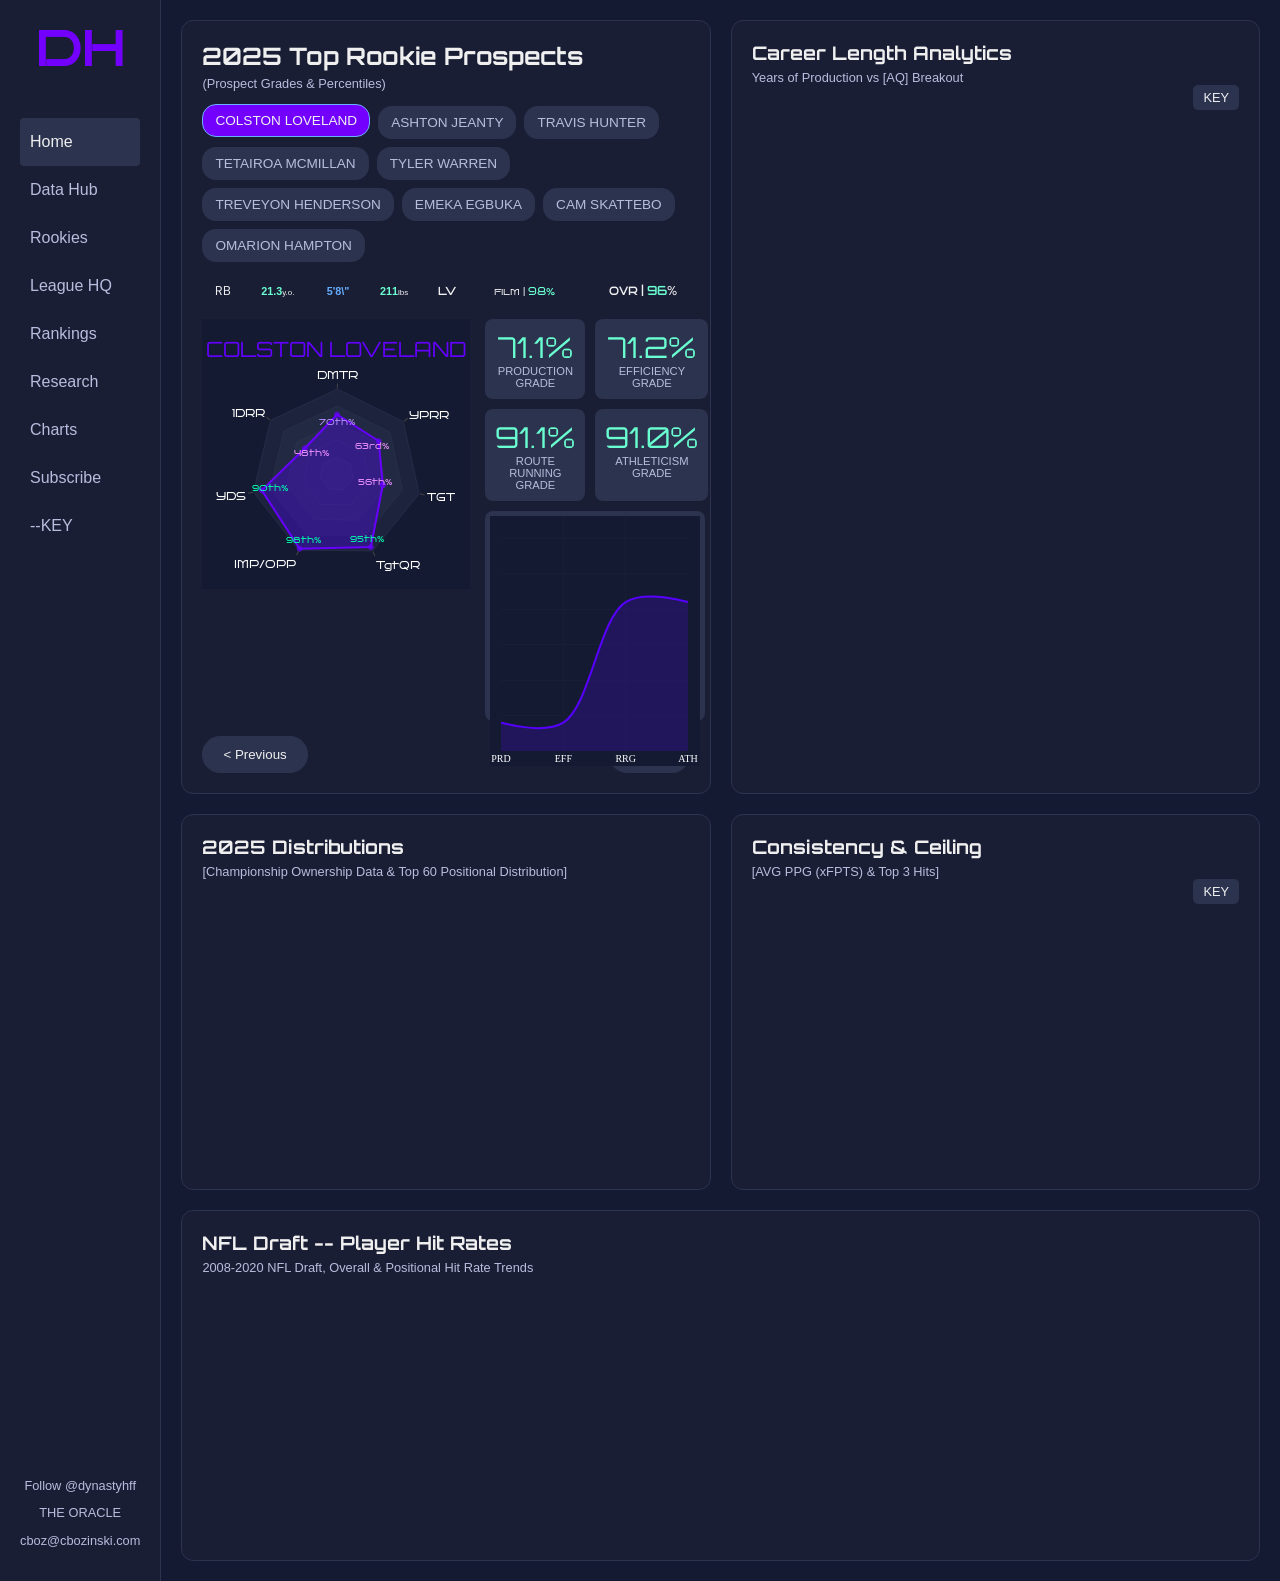
<file: dynastyhub-home-rebuild/code/index.html>
<!DOCTYPE html>
<html lang="en">
<head>
    <meta charset="UTF-8">
    <meta name="viewport" content="width=device-width, initial-scale=1.0">
    <title>Dynasty Hub Home</title>
    <link rel="stylesheet" href="styles.css">
    <script src="https://cdn.plot.ly/plotly-latest.min.js"></script>
    <link href="https://fonts.googleapis.com/css2?family=Orbitron:wght@400;600;800&family=Bruno+Ace&family=Syncopate:wght@400;700&family=DM+Sans&family=Quicksand&display=swap" rel="stylesheet">
</head>
<body>
    <div class="container">
        <nav class="sidebar">
            <div class="logo">
                <h1>DH</h1>
            </div>
            <ul>
                <li><a href="#" class="active">Home</a></li>
                <li><a href="#">Data Hub</a></li>
                <li><a href="#">Rookies</a></li>
                <li><a href="#">League HQ</a></li>
                <li><a href="#">Rankings</a></li>
                <li><a href="#">Research</a></li>
                <li><a href="#">Charts</a></li>
                <li><a href="#">Subscribe</a></li>
                <li><a href="#">--KEY</a></li>
            </ul>
            <div class="socials">
                <p>Follow @dynastyhff</p>
                <p>THE ORACLE</p>
                <p>cboz@cbozinski.com</p>
            </div>
        </nav>
        <main class="main-content">
            <header class="header">
                 <!-- Header is minimal based on screenshots -->
            </header>
            <div class="grid-container">
                <section class="panel top-left-panel">
                    <div class="panel-header">
                        <h2>2025 Top Rookie Prospects</h2>
                        <p>(Prospect Grades & Percentiles)</p>
                    </div>
                    <div class="chips-container" id="chips-container">
                        <!-- Player chips will be inserted here by JavaScript -->
                    </div>
                    <div class="player-details-grid">
                        <div class="player-info-table-container">
                            <table class="player-info-table" id="player-info-table">
                                <!-- Player table will be inserted here -->
                            </table>
                        </div>
                        <div class="radar-chart-container">
                            <div id="radar-chart"></div>
                        </div>
                        <div class="stats-container" id="stats-container">
                            <div class="stat-cards" id="stat-cards">
                                <!-- Stat cards will be inserted here -->
                            </div>
                             <div class="sparkline-chart-container">
                                <div id="sparkline-chart"></div>
                            </div>
                        </div>
                    </div>
                    <div class="panel-footer">
                        <button id="prev-button">&lt; Previous</button>
                        <button id="next-button">Next &gt;</button>
                    </div>
                </section>

                <section class="panel top-right-panel">
                    <div class="panel-header">
                        <h3>Career Length Analytics</h3>
                        <p>Years of Production vs [AQ] Breakout</p>
                        <div class="key">KEY</div>
                    </div>
                    <div class="iframe-container-top-right">
                        <iframe id="syop-chart" src="" frameborder="0" scrolling="no"></iframe>
                        <iframe id="position-average-chart" src="" frameborder="0" scrolling="no"></iframe>
                    </div>
                </section>

                <section class="panel middle-left-panel">
                     <div class="panel-header">
                        <h3>2025 Distributions</h3>
                        <p>[Championship Ownership Data & Top 60 Positional Distribution]</p>
                     </div>
                    <div class="iframe-container">
                        <iframe id="championship-chart" src="" frameborder="0" scrolling="no"></iframe>
                    </div>
                </section>

                <section class="panel middle-right-panel">
                     <div class="panel-header">
                        <h3>Consistency &amp; Ceiling</h3>
                         <p>[AVG PPG (xFPTS) &amp; Top 3 Hits]</p>
                         <div class="key">KEY</div>
                    </div>
                    <div class="iframe-container-grid">
                        <iframe id="flex-top20-chart" src="" frameborder="0" scrolling="no"></iframe>
                        <iframe id="all-pos-ppr-chart" src="" frameborder="0" scrolling="no"></iframe>
                    </div>
                </section>

                <section class="panel full-width-panel">
                     <div class="panel-header">
                        <h3>NFL Draft -- Player Hit Rates</h3>
                        <p>2008-2020 NFL Draft, Overall & Positional Hit Rate Trends</p>
                    </div>
                    <div class="iframe-container">
                        <iframe id="hit-rate-chart" src="" frameborder="0" scrolling="no"></iframe>
                    </div>
                </section>
            </div>
        </main>
    </div>
    <script src="app.js"></script>
</body>
</html>
</file>
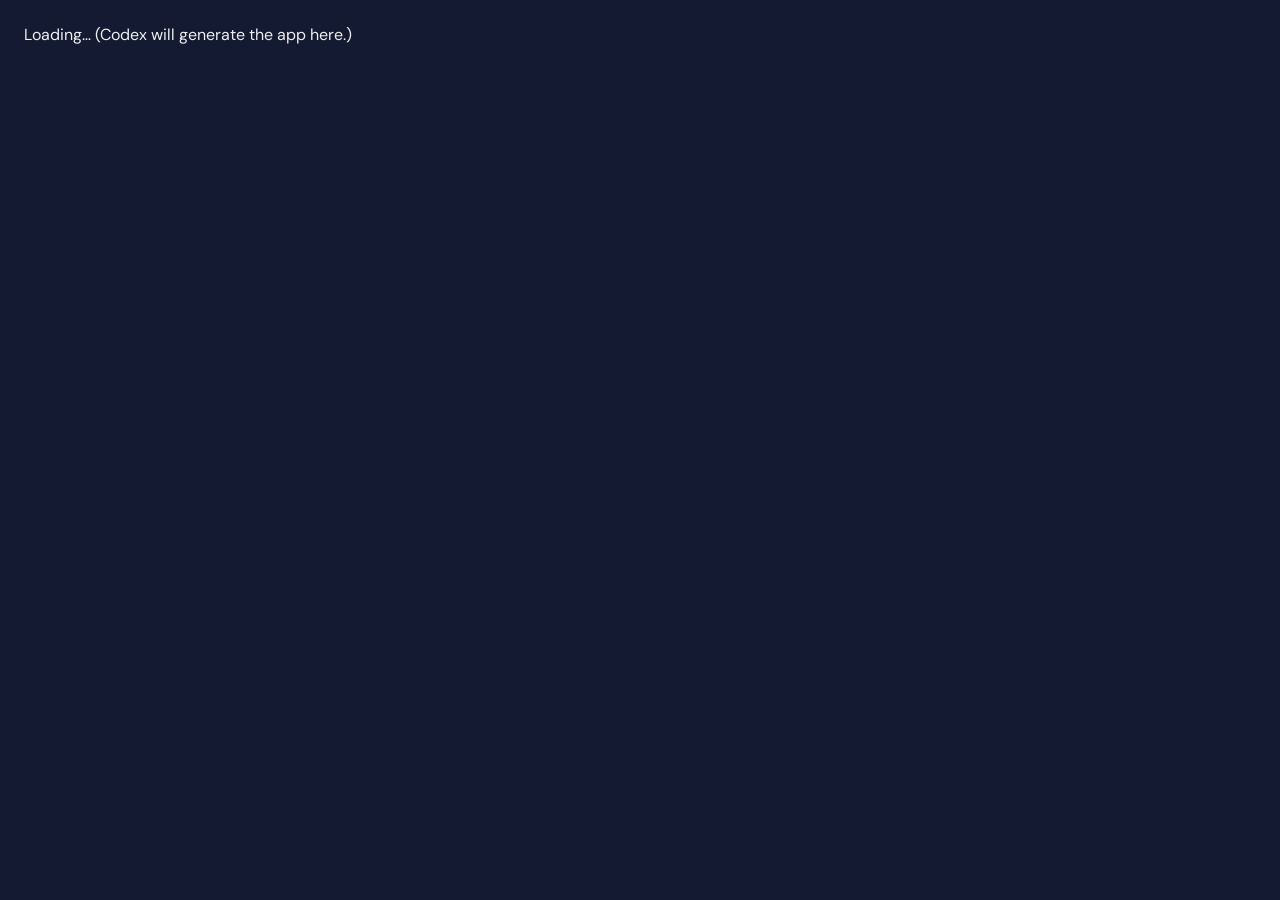
<file: dynastyhub-home-rebuild/src/index.html>
<!doctype html>
<html lang="en">
<head>
  <meta charset="utf-8" />
  <meta name="viewport" content="width=device-width,initial-scale=1" />
  <title>Dynasty Hub — Home</title>
  <link href="https://fonts.googleapis.com/css2?family=Orbitron:wght@600;700&family=Bruno+Ace&family=Syncopate:wght@400;700&family=DM+Sans:wght@400;500;700&family=Quicksand:wght@400;500;700&display=swap" rel="stylesheet">
  <link rel="stylesheet" href="./styles.css" />
</head>
<body>
  <noscript>Enable JavaScript.</noscript>
  <div id="app">Loading… (Codex will generate the app here.)</div>
  <script type="module" src="./app.js"></script>
</body>
</html>
</file>
<file: dynastyhub-home-rebuild/code/styles.css>
/* /code/styles.css */

/* 1. Root Variables from tokens.json */
:root {
    --color-canvas: #141a32;
    --color-surface: #1a1e35;
    --color-surface-secondary: #2c334f;
    --color-text: #efefef;
    --color-muted: #b7bddc;
    --color-accent: #7300ff;
    --color-info: #6bb0ff;
    --color-success: #6affd0;
    --color-danger: #ff0266;

    --radius-panel: 12px;
    --radius-chip: 14px;
    --radius-button: 18px;

    --font-heading: 'Orbitron', sans-serif;
    --font-display: 'Bruno Ace', sans-serif;
    --font-mono: 'Syncopate', sans-serif;
    --font-body: 'DM Sans', 'Quicksand', sans-serif;
}

/* 2. General Body Styles */
body {
    background-color: var(--color-canvas);
    color: var(--color-text);
    font-family: var(--font-body);
    margin: 0;
    overflow-x: hidden;
}

/* 3. Layout Styles */
.container {
    display: flex;
    min-height: 100vh;
}

.sidebar {
    width: 240px;
    background-color: var(--color-surface);
    padding: 20px;
    display: flex;
    flex-direction: column;
    border-right: 1px solid var(--color-surface-secondary);
}

.main-content {
    flex-grow: 1;
    padding: 20px;
}

/* 4. Panel Styles */
.panel {
    background-color: var(--color-surface);
    border-radius: var(--radius-panel);
    border: 1px solid var(--color-surface-secondary);
    padding: 20px;
    display: flex;
    flex-direction: column;
}

.panel-header {
    margin-bottom: 15px;
}

.panel-header h2, .panel-header h3 {
    font-family: var(--font-heading);
    margin: 0 0 5px 0;
    color: var(--color-text);
}

.panel-header p {
    font-family: var(--font-mono);
    color: var(--color-muted);
    font-size: 0.8em;
    margin: 0;
}

.panel-header .key {
    background-color: var(--color-surface-secondary);
    color: var(--color-text);
    padding: 5px 10px;
    border-radius: 5px;
    font-family: var(--font-mono);
    font-size: 0.8em;
    float: right;
}


/* 5. Grid Container Styles */
.grid-container {
    display: grid;
    grid-template-columns: 1fr 1fr;
    grid-auto-rows: min-content;
    gap: 20px;
    width: 100%;
}

.top-left-panel { grid-area: 1 / 1 / 2 / 2; }
.top-right-panel { grid-area: 1 / 2 / 2 / 3; }
.middle-left-panel { grid-area: 2 / 1 / 3 / 2; }
.middle-right-panel { grid-area: 2 / 2 / 3 / 3; }
.full-width-panel { grid-area: 3 / 1 / 4 / 3; }


/* 6. Sidebar Styles */
.sidebar .logo {
    text-align: center;
    margin-bottom: 40px;
}

.sidebar .logo h1 {
    font-family: var(--font-display);
    color: var(--color-accent);
    font-size: 3em;
    margin: 0;
}

.sidebar ul {
    list-style: none;
    padding: 0;
    margin: 0;
    flex-grow: 1;
}

.sidebar ul li a {
    color: var(--color-muted);
    text-decoration: none;
    font-family: var(--font-mono);
    display: block;
    padding: 15px 10px;
    border-radius: 4px;
    transition: background-color 0.3s, color 0.3s;
}

.sidebar ul li a.active, .sidebar ul li a:hover {
    color: var(--color-text);
    background-color: var(--color-surface-secondary);
}

.sidebar .socials {
    font-family: var(--font-mono);
    font-size: 0.8em;
    color: var(--color-muted);
    text-align: center;
}

/* 7. Top-Left Panel Styles */
.chips-container {
    display: flex;
    flex-wrap: wrap;
    gap: 8px;
    margin-bottom: 15px;
}

.chip {
    background-color: var(--color-surface-secondary);
    color: var(--color-muted);
    padding: 8px 12px;
    border-radius: var(--radius-chip);
    cursor: pointer;
    transition: all 0.2s ease-in-out;
    font-family: var(--font-mono);
    font-size: 0.85em;
    border: 1px solid transparent;
}

.chip.active, .chip:hover {
    background-color: var(--color-accent);
    color: var(--color-text);
    border-color: var(--color-info);
    transform: translateY(-2px);
}

.player-details-grid {
    display: grid;
    grid-template-columns: 55% 45%;
    grid-template-rows: auto 1fr;
    gap: 15px;
    flex-grow: 1;
}

.player-info-table-container {
    grid-column: 1 / 3;
}

.player-info-table {
    width: 100%;
    border-collapse: collapse;
    font-size: 0.8em;
}

.player-info-table td {
    padding: 5px;
    text-align: center;
    white-space: nowrap;
}

.radar-chart-container {
    grid-column: 1 / 2;
    grid-row: 2 / 3;
}

.stats-container {
    grid-column: 2 / 3;
    grid-row: 2 / 3;
    display: flex;
    flex-direction: column;
    gap: 10px;
}

.stat-cards {
    display: grid;
    grid-template-columns: 1fr 1fr;
    gap: 10px;
}

.stat-card {
    background-color: var(--color-surface-secondary);
    padding: 10px;
    border-radius: 8px;
    text-align: center;
}

.stat-card .value {
    font-family: var(--font-heading);
    font-size: 1.8em;
    color: var(--color-success);
}

.stat-card .label {
    font-family: var(--font-mono);
    font-size: 0.7em;
    color: var(--color-muted);
    text-transform: uppercase;
}

.sparkline-chart-container {
    background-color: var(--color-surface-secondary);
    border-radius: 8px;
    padding: 5px;
    flex-grow: 1;
}

.panel-footer {
    display: flex;
    justify-content: space-between;
    margin-top: 15px;
}

.panel-footer button {
    background-color: var(--color-surface-secondary);
    color: var(--color-text);
    border: 1px solid var(--color-surface-secondary);
    padding: 10px 20px;
    border-radius: var(--radius-button);
    cursor: pointer;
    font-family: var(--font-mono);
    transition: all 0.2s ease-in-out;
}

.panel-footer button:hover {
    background-color: var(--color-accent);
    border-color: var(--color-info);
}

/* 8. Iframe Panel Styles */
.iframe-container, .iframe-container-top-right, .iframe-container-grid {
    flex-grow: 1;
    display: flex;
    flex-direction: column;
    gap: 15px;
}

.iframe-container-grid {
    display: grid;
    grid-template-columns: 1fr 1fr;
    gap: 15px;
}

.iframe-container iframe, .iframe-container-top-right iframe, .iframe-container-grid iframe {
    width: 100%;
    height: 100%;
    border-radius: 8px;
    min-height: 250px;
}

/* Make charts responsive */
#radar-chart, #sparkline-chart {
    width: 100%;
    height: 100%;
    min-height: 200px;
}
</file>
<file: dynastyhub-home-rebuild/src/styles.css>
:root{
  --bg:#141a32; --surface:#212843; --muted:#9aa3c7; --accent:#6700ff; --ok:#6affd0;
}
*{box-sizing:border-box}
body{background:var(--bg); color:#efefef; font-family:'DM Sans', Quicksand, system-ui, sans-serif; margin:0}
#app{padding:24px; max-width:1280px; margin:0 auto}
.row{display:grid; grid-template-columns: 1fr 1fr; gap:16px}
.panel{background:#191f38; border:1px solid #3c425a; border-radius:12px; padding:16px}
.panel-header h2{font-family:Orbitron, sans-serif; margin:0 0 8px 0; font-weight:600}
.chips{display:flex; gap:8px; flex-wrap:wrap; margin-bottom:8px}
.chip{background:#141a32; color:#b7bddc; border:1px solid #30354b; padding:6px 10px; border-radius:999px; font:600 12px Quicksand, sans-serif; cursor:pointer}
.chip.active, .chip:hover{color:#fff; border-color:var(--accent); box-shadow:0 0 0 1px var(--accent) inset}
.mini-grid{display:grid; grid-template-columns: 1fr 1fr; gap:12px}
.mini-table{display:grid; grid-template-columns: repeat(7, minmax(0,1fr)); gap:4px; background:#141a32; border:1px solid #212843; border-radius:9px; padding:8px; font-family:Orbitron, sans-serif; font-size:12px}
.mini-table .cell{display:flex; align-items:center; justify-content:center; padding:6px 4px; background:#141a32}
.chart{min-height:260px; background:#141a32; border:1px dashed #353b57; border-radius:12px; display:flex; align-items:center; justify-content:center}
.chart.spark{min-height:140px}
.todo{font:600 12px Quicksand, sans-serif; color:var(--muted)}
.empty{font:500 12px Quicksand, sans-serif; color:#8891b1}
.stats-row{display:grid; grid-template-columns: repeat(4, 1fr); gap:8px; margin:10px 0}
@media (max-width: 1100px){ .row{grid-template-columns:1fr} }

.stat-card{display:flex; align-items:center; gap:10px; background:#141a32; border:1px solid #2a3150; border-radius:12px; padding:10px 12px}
.stat-icon{font-size:16px}
.stat-title{font:700 10px Quicksand, sans-serif; color:#b7bddc; letter-spacing:.03em}
.stat-value{font:800 18px 'Bruno Ace', Orbitron, sans-serif; color:#6affd0}
</file>
